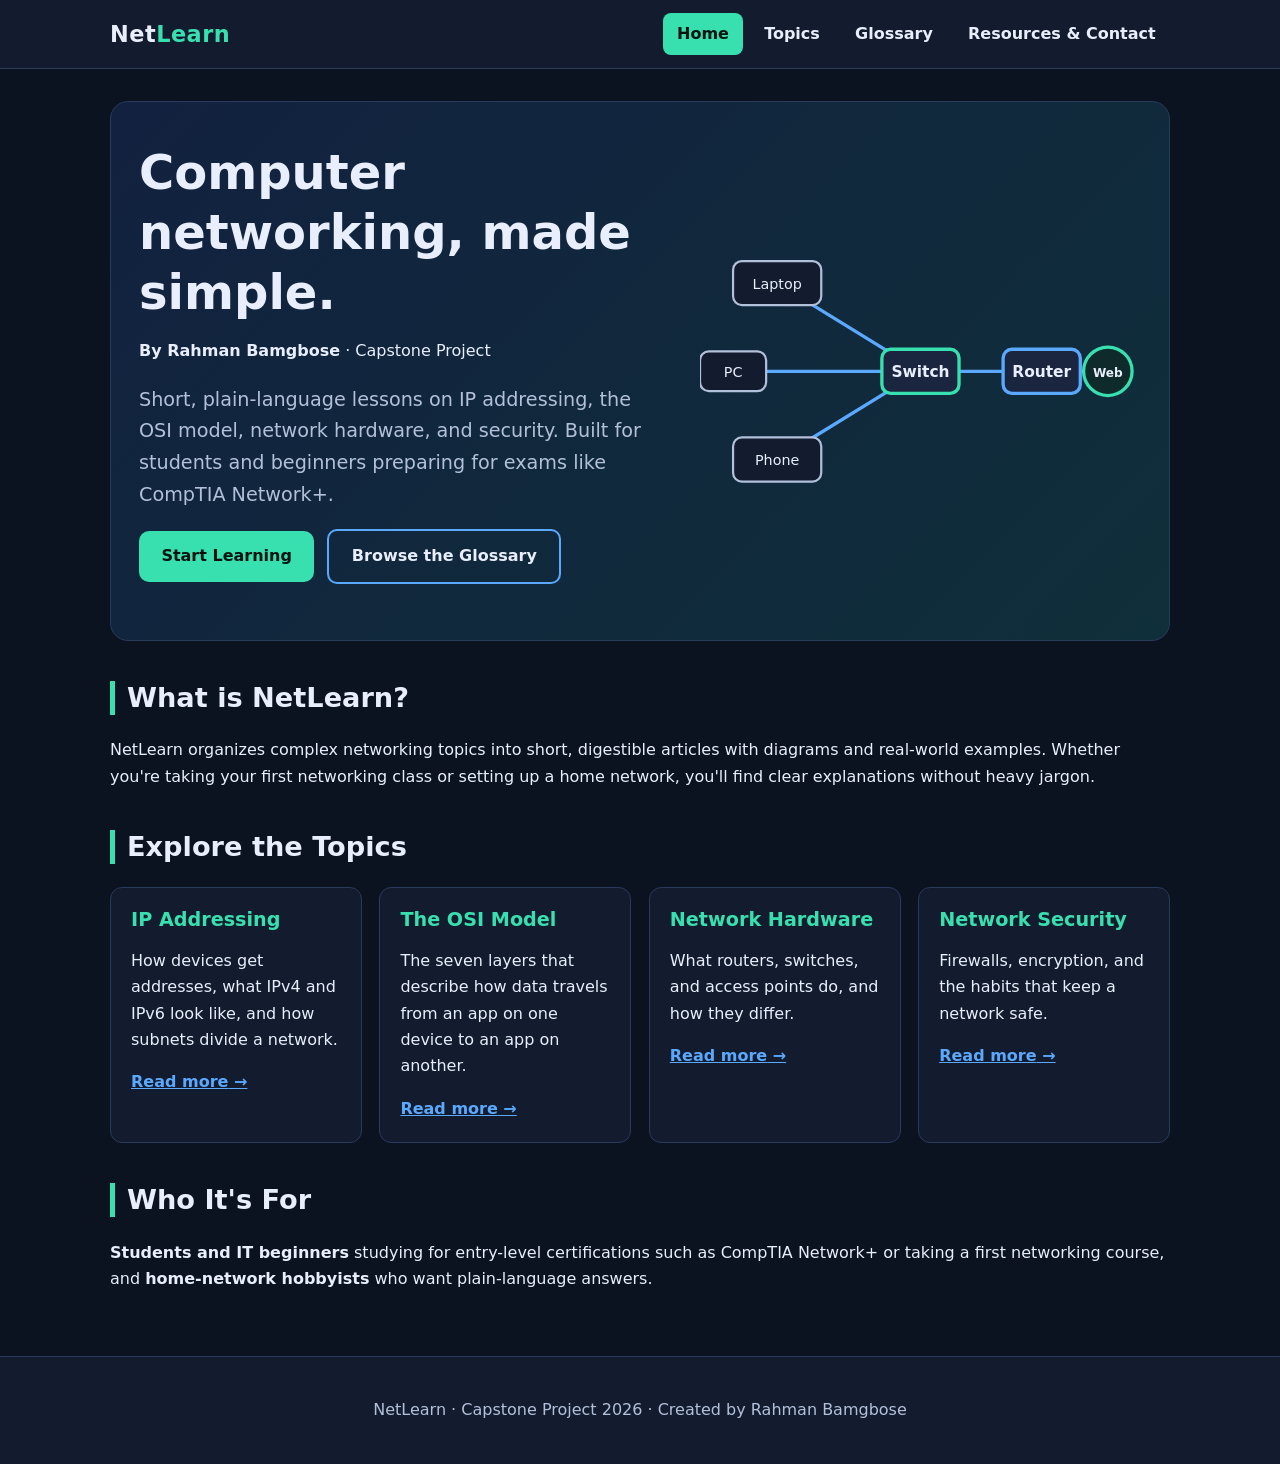
<file: index.html>
<!DOCTYPE html>
<html lang="en">
<head>
  <meta charset="UTF-8">
  <meta name="viewport" content="width=device-width, initial-scale=1.0">
  <meta name="description" content="NetLearn is a beginner-friendly computer networking resource hub covering IP addressing, the OSI model, network hardware, and network security basics.">
  <title>NetLearn – A Computer Networking Resource Hub</title>
  <link rel="stylesheet" href="style.css">
</head>
<body>
  <a class="skip-link" href="#main">Skip to main content</a>
  <header class="site-header">
    <div class="nav-wrap">
      <a class="brand" href="index.html">Net<span>Learn</span></a>
      <nav aria-label="Main navigation">
        <ul>
          <li><a href="index.html" aria-current="page">Home</a></li>
          <li><a href="topics.html">Topics</a></li>
          <li><a href="glossary.html">Glossary</a></li>
          <li><a href="resources.html">Resources &amp; Contact</a></li>
        </ul>
      </nav>
    </div>
  </header>

  <main id="main">
    <section class="hero" aria-labelledby="hero-title">
      <div>
        <h1 id="hero-title">Computer networking, made simple.</h1>
        <p><strong>By Rahman Bamgbose</strong> · Capstone Project</p>
        <p class="lead">Short, plain-language lessons on IP addressing, the OSI model, network hardware, and security. Built for students and beginners preparing for exams like CompTIA Network+.</p>
        <p>
          <a class="btn" href="topics.html">Start Learning</a>
          <a class="btn secondary" href="glossary.html">Browse the Glossary</a>
        </p>
      </div>
      <svg viewBox="0 0 400 260" role="img" aria-labelledby="hero-svg-title hero-svg-desc">
        <title id="hero-svg-title">Simple network diagram</title>
        <desc id="hero-svg-desc">A laptop, a phone, and a desktop computer each connected to a central switch, which connects to a router and then the internet cloud.</desc>
        <g stroke="#5aa9ff" stroke-width="3" fill="none">
          <line x1="70" y1="50" x2="200" y2="130"/>
          <line x1="70" y1="210" x2="200" y2="130"/>
          <line x1="40" y1="130" x2="200" y2="130"/>
          <line x1="200" y1="130" x2="310" y2="130"/>
          <line x1="310" y1="130" x2="360" y2="130" stroke="#38e0b0"/>
        </g>
        <rect x="165" y="110" width="70" height="40" rx="8" fill="#1a2540" stroke="#38e0b0" stroke-width="3"/>
        <text x="200" y="135" text-anchor="middle" fill="#e8eefb" font-size="14" font-weight="700">Switch</text>
        <rect x="275" y="110" width="70" height="40" rx="8" fill="#1a2540" stroke="#5aa9ff" stroke-width="3"/>
        <text x="310" y="135" text-anchor="middle" fill="#e8eefb" font-size="14" font-weight="700">Router</text>
        <circle cx="370" cy="130" r="22" fill="#0f2a2a" stroke="#38e0b0" stroke-width="3"/>
        <text x="370" y="135" text-anchor="middle" fill="#e8eefb" font-size="11" font-weight="700">Web</text>
        <rect x="30" y="30" width="80" height="40" rx="8" fill="#131c2e" stroke="#b3c0da" stroke-width="2"/>
        <text x="70" y="55" text-anchor="middle" fill="#e8eefb" font-size="13">Laptop</text>
        <rect x="30" y="190" width="80" height="40" rx="8" fill="#131c2e" stroke="#b3c0da" stroke-width="2"/>
        <text x="70" y="215" text-anchor="middle" fill="#e8eefb" font-size="13">Phone</text>
        <rect x="0" y="112" width="60" height="36" rx="8" fill="#131c2e" stroke="#b3c0da" stroke-width="2"/>
        <text x="30" y="135" text-anchor="middle" fill="#e8eefb" font-size="13">PC</text>
      </svg>
    </section>

    <section aria-labelledby="about-title">
      <h2 id="about-title">What is NetLearn?</h2>
      <p>NetLearn organizes complex networking topics into short, digestible articles with diagrams and real-world examples. Whether you're taking your first networking class or setting up a home network, you'll find clear explanations without heavy jargon.</p>
    </section>

    <section aria-labelledby="topics-title">
      <h2 id="topics-title">Explore the Topics</h2>
      <div class="grid">
        <article class="card">
          <h3>IP Addressing</h3>
          <p>How devices get addresses, what IPv4 and IPv6 look like, and how subnets divide a network.</p>
          <a class="more" href="topics.html#ip-addressing">Read more<span class="sr-only"> about IP addressing</span> →</a>
        </article>
        <article class="card">
          <h3>The OSI Model</h3>
          <p>The seven layers that describe how data travels from an app on one device to an app on another.</p>
          <a class="more" href="topics.html#osi-model">Read more<span class="sr-only"> about the OSI model</span> →</a>
        </article>
        <article class="card">
          <h3>Network Hardware</h3>
          <p>What routers, switches, and access points do, and how they differ.</p>
          <a class="more" href="topics.html#hardware">Read more<span class="sr-only"> about network hardware</span> →</a>
        </article>
        <article class="card">
          <h3>Network Security</h3>
          <p>Firewalls, encryption, and the habits that keep a network safe.</p>
          <a class="more" href="topics.html#security">Read more<span class="sr-only"> about network security</span> →</a>
        </article>
      </div>
    </section>

    <section aria-labelledby="who-title">
      <h2 id="who-title">Who It's For</h2>
      <p><strong>Students and IT beginners</strong> studying for entry-level certifications such as CompTIA Network+ or taking a first networking course, and <strong>home-network hobbyists</strong> who want plain-language answers.</p>
    </section>
  </main>

  <footer>
    <p>NetLearn · Capstone Project 2026 · Created by Rahman Bamgbose</p>
  </footer>
  
</body>
</html>
</file>
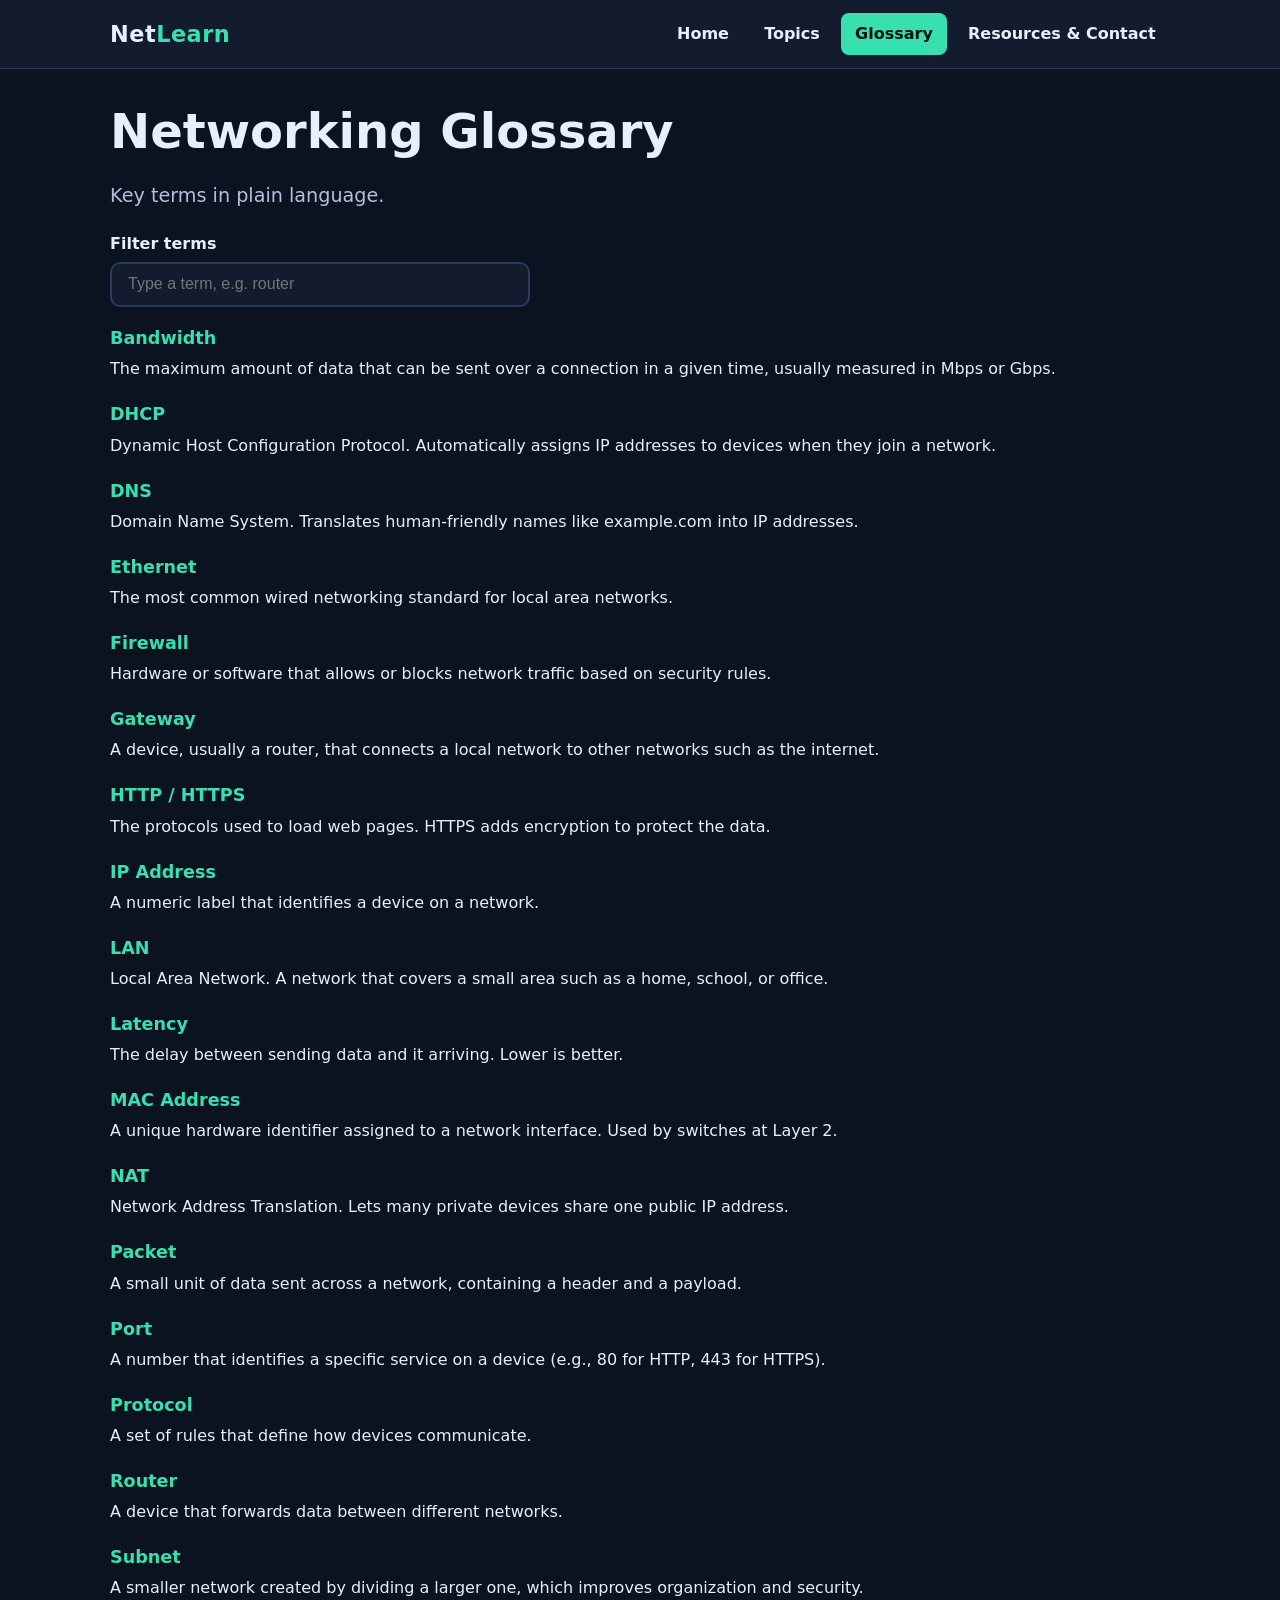
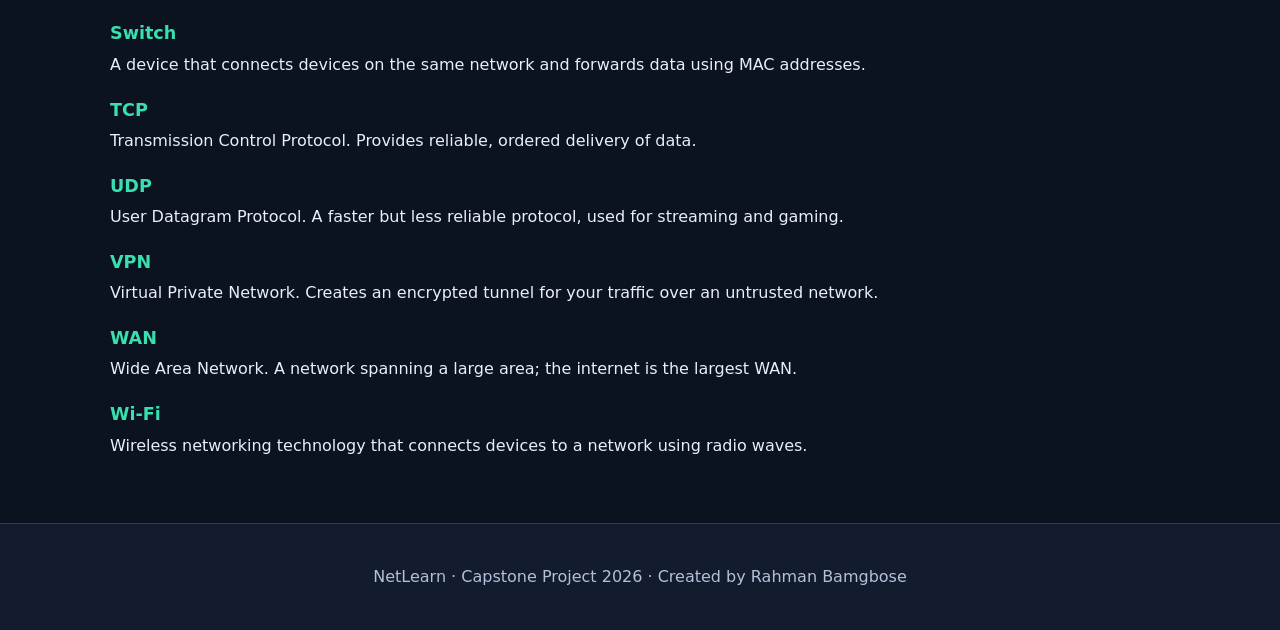
<file: glossary.html>
<!DOCTYPE html>
<html lang="en">
<head>
  <meta charset="UTF-8">
  <meta name="viewport" content="width=device-width, initial-scale=1.0">
  <meta name="description" content="Plain-language definitions of key computer networking terms.">
  <title>Glossary – NetLearn</title>
  <link rel="stylesheet" href="style.css">
</head>
<body>
  <a class="skip-link" href="#main">Skip to main content</a>
  <header class="site-header">
    <div class="nav-wrap">
      <a class="brand" href="index.html">Net<span>Learn</span></a>
      <nav aria-label="Main navigation">
        <ul>
          <li><a href="index.html">Home</a></li>
          <li><a href="topics.html">Topics</a></li>
          <li><a href="glossary.html" aria-current="page">Glossary</a></li>
          <li><a href="resources.html">Resources &amp; Contact</a></li>
        </ul>
      </nav>
    </div>
  </header>

  <main id="main">
    <h1>Networking Glossary</h1>
    <p class="lead">Key terms in plain language.</p>
    <label for="filter">Filter terms</label>
    <input class="search" type="search" id="filter" placeholder="Type a term, e.g. router" aria-controls="terms">
    <p id="count" role="status" aria-live="polite"></p>

    <dl class="glossary" id="terms">
      <div class="entry"><dt>Bandwidth</dt><dd>The maximum amount of data that can be sent over a connection in a given time, usually measured in Mbps or Gbps.</dd></div>
      <div class="entry"><dt>DHCP</dt><dd>Dynamic Host Configuration Protocol. Automatically assigns IP addresses to devices when they join a network.</dd></div>
      <div class="entry"><dt>DNS</dt><dd>Domain Name System. Translates human-friendly names like example.com into IP addresses.</dd></div>
      <div class="entry"><dt>Ethernet</dt><dd>The most common wired networking standard for local area networks.</dd></div>
      <div class="entry"><dt>Firewall</dt><dd>Hardware or software that allows or blocks network traffic based on security rules.</dd></div>
      <div class="entry"><dt>Gateway</dt><dd>A device, usually a router, that connects a local network to other networks such as the internet.</dd></div>
      <div class="entry"><dt>HTTP / HTTPS</dt><dd>The protocols used to load web pages. HTTPS adds encryption to protect the data.</dd></div>
      <div class="entry"><dt>IP Address</dt><dd>A numeric label that identifies a device on a network.</dd></div>
      <div class="entry"><dt>LAN</dt><dd>Local Area Network. A network that covers a small area such as a home, school, or office.</dd></div>
      <div class="entry"><dt>Latency</dt><dd>The delay between sending data and it arriving. Lower is better.</dd></div>
      <div class="entry"><dt>MAC Address</dt><dd>A unique hardware identifier assigned to a network interface. Used by switches at Layer 2.</dd></div>
      <div class="entry"><dt>NAT</dt><dd>Network Address Translation. Lets many private devices share one public IP address.</dd></div>
      <div class="entry"><dt>Packet</dt><dd>A small unit of data sent across a network, containing a header and a payload.</dd></div>
      <div class="entry"><dt>Port</dt><dd>A number that identifies a specific service on a device (e.g., 80 for HTTP, 443 for HTTPS).</dd></div>
      <div class="entry"><dt>Protocol</dt><dd>A set of rules that define how devices communicate.</dd></div>
      <div class="entry"><dt>Router</dt><dd>A device that forwards data between different networks.</dd></div>
      <div class="entry"><dt>Subnet</dt><dd>A smaller network created by dividing a larger one, which improves organization and security.</dd></div>
      <div class="entry"><dt>Switch</dt><dd>A device that connects devices on the same network and forwards data using MAC addresses.</dd></div>
      <div class="entry"><dt>TCP</dt><dd>Transmission Control Protocol. Provides reliable, ordered delivery of data.</dd></div>
      <div class="entry"><dt>UDP</dt><dd>User Datagram Protocol. A faster but less reliable protocol, used for streaming and gaming.</dd></div>
      <div class="entry"><dt>VPN</dt><dd>Virtual Private Network. Creates an encrypted tunnel for your traffic over an untrusted network.</dd></div>
      <div class="entry"><dt>WAN</dt><dd>Wide Area Network. A network spanning a large area; the internet is the largest WAN.</dd></div>
      <div class="entry"><dt>Wi-Fi</dt><dd>Wireless networking technology that connects devices to a network using radio waves.</dd></div>
    </dl>
  </main>

  <footer>
    <p>NetLearn · Capstone Project 2026 · Created by Rahman Bamgbose</p>
  </footer>

  <script>
    const input = document.getElementById('filter');
    const entries = document.querySelectorAll('.entry');
    const count = document.getElementById('count');
    function update() {
      const q = input.value.trim().toLowerCase();
      let shown = 0;
      entries.forEach(e => {
        const match = e.textContent.toLowerCase().includes(q);
        e.hidden = !match;
        if (match) shown++;
      });
      count.textContent = q ? shown + ' term' + (shown === 1 ? '' : 's') + ' found' : '';
    }
    input.addEventListener('input', update);
  </script>
</body>
</html>
</file>
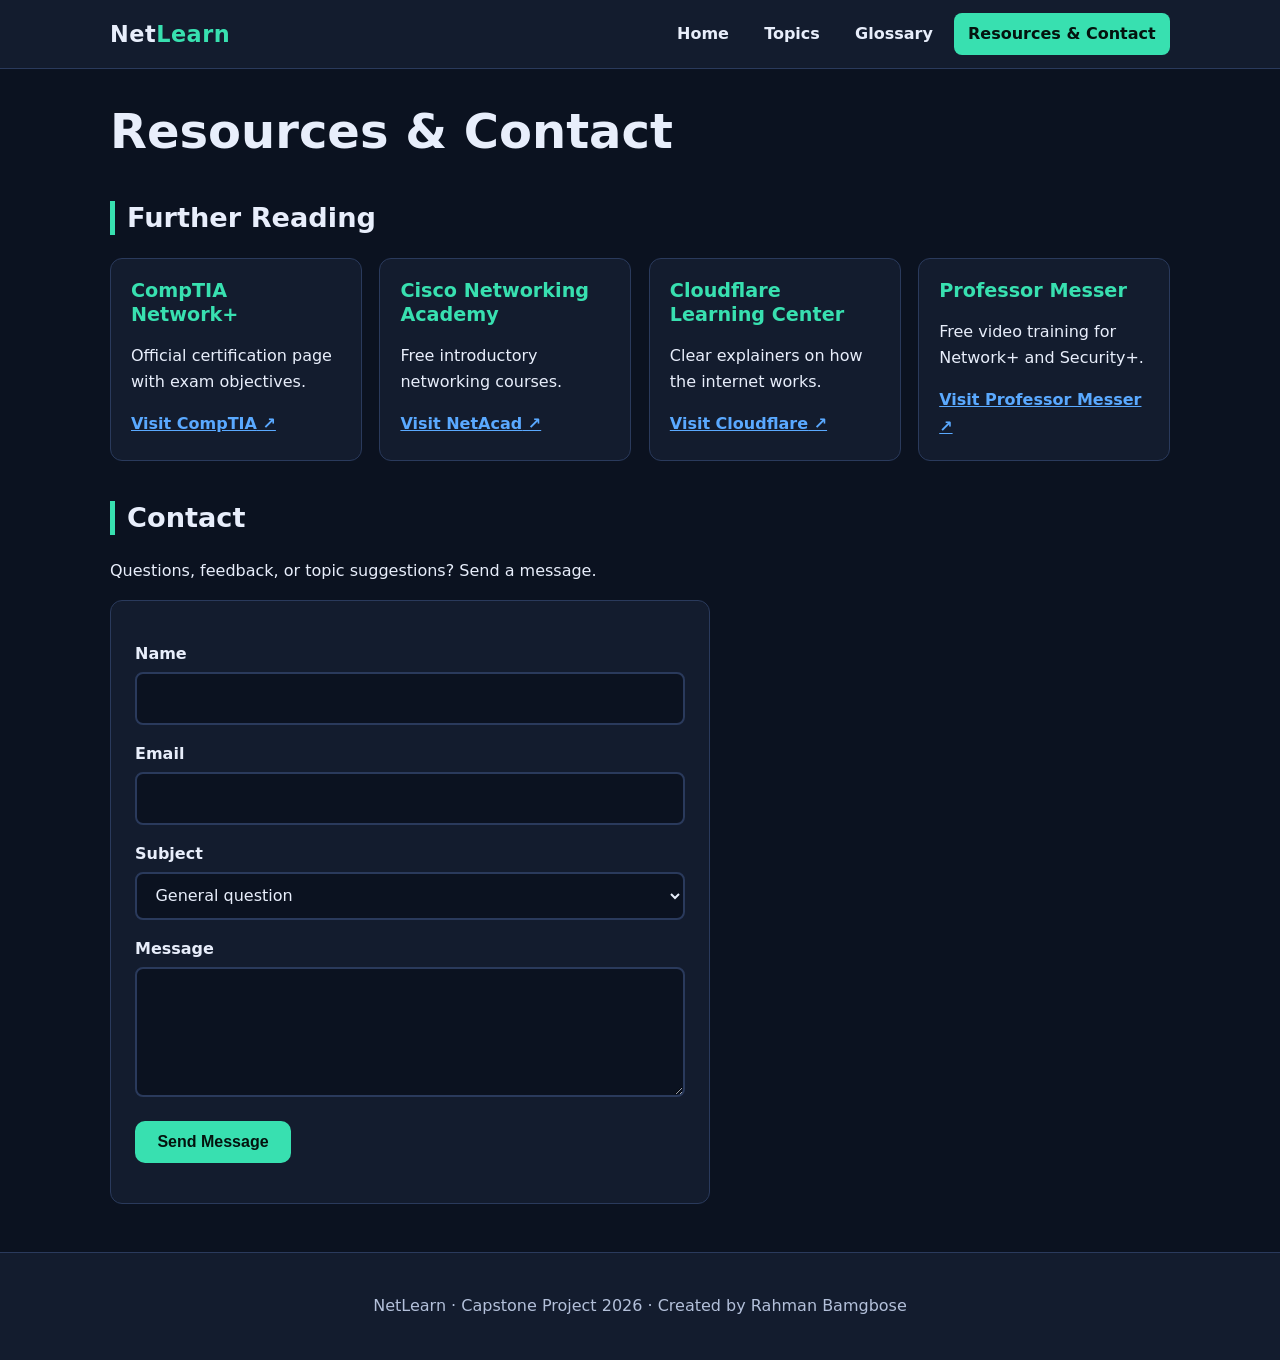
<file: resources.html>
<!DOCTYPE html>
<html lang="en">
<head>
  <meta charset="UTF-8">
  <meta name="viewport" content="width=device-width, initial-scale=1.0">
  <meta name="description" content="Further reading on computer networking and a contact form for NetLearn.">
  <title>Resources &amp; Contact – NetLearn</title>
  <link rel="stylesheet" href="style.css">
</head>
<body>
  <a class="skip-link" href="#main">Skip to main content</a>
  <header class="site-header">
    <div class="nav-wrap">
      <a class="brand" href="index.html">Net<span>Learn</span></a>
      <nav aria-label="Main navigation">
        <ul>
          <li><a href="index.html">Home</a></li>
          <li><a href="topics.html">Topics</a></li>
          <li><a href="glossary.html">Glossary</a></li>
          <li><a href="resources.html" aria-current="page">Resources &amp; Contact</a></li>
        </ul>
      </nav>
    </div>
  </header>

  <main id="main">
    <h1>Resources &amp; Contact</h1>

    <section aria-labelledby="res-title">
      <h2 id="res-title">Further Reading</h2>
      <div class="grid">
        <article class="card">
          <h3>CompTIA Network+</h3>
          <p>Official certification page with exam objectives.</p>
          <a class="more" href="https://www.comptia.org/certifications/network" target="_blank" rel="noopener noreferrer">Visit CompTIA<span class="sr-only"> (opens in new tab)</span> ↗</a>
        </article>
        <article class="card">
          <h3>Cisco Networking Academy</h3>
          <p>Free introductory networking courses.</p>
          <a class="more" href="https://www.netacad.com/" target="_blank" rel="noopener noreferrer">Visit NetAcad<span class="sr-only"> (opens in new tab)</span> ↗</a>
        </article>
        <article class="card">
          <h3>Cloudflare Learning Center</h3>
          <p>Clear explainers on how the internet works.</p>
          <a class="more" href="https://www.cloudflare.com/learning/" target="_blank" rel="noopener noreferrer">Visit Cloudflare<span class="sr-only"> (opens in new tab)</span> ↗</a>
        </article>
        <article class="card">
          <h3>Professor Messer</h3>
          <p>Free video training for Network+ and Security+.</p>
          <a class="more" href="https://www.professormesser.com/" target="_blank" rel="noopener noreferrer">Visit Professor Messer<span class="sr-only"> (opens in new tab)</span> ↗</a>
        </article>
      </div>
    </section>

    <section aria-labelledby="contact-title">
      <h2 id="contact-title">Contact</h2>
      <p>Questions, feedback, or topic suggestions? Send a message.</p>
      <form action="mailto:rahman.bamgbose@gmail.com" method="post" enctype="text/plain">
        <label for="name">Name</label>
        <input type="text" id="name" name="name" autocomplete="name" required>

        <label for="email">Email</label>
        <input type="email" id="email" name="email" autocomplete="email" required>

        <label for="subject">Subject</label>
        <select id="subject" name="subject">
          <option>General question</option>
          <option>Feedback</option>
          <option>Topic suggestion</option>
          <option>Report a broken link</option>
        </select>

        <label for="message">Message</label>
        <textarea id="message" name="message" required></textarea>

        <p><button class="btn" type="submit">Send Message</button></p>
      </form>
    </section>
  </main>

  <footer>
    <p>NetLearn · Capstone Project 2026 · Created by Rahman Bamgbose</p>
  </footer>
  
</body>
</html>
</file>
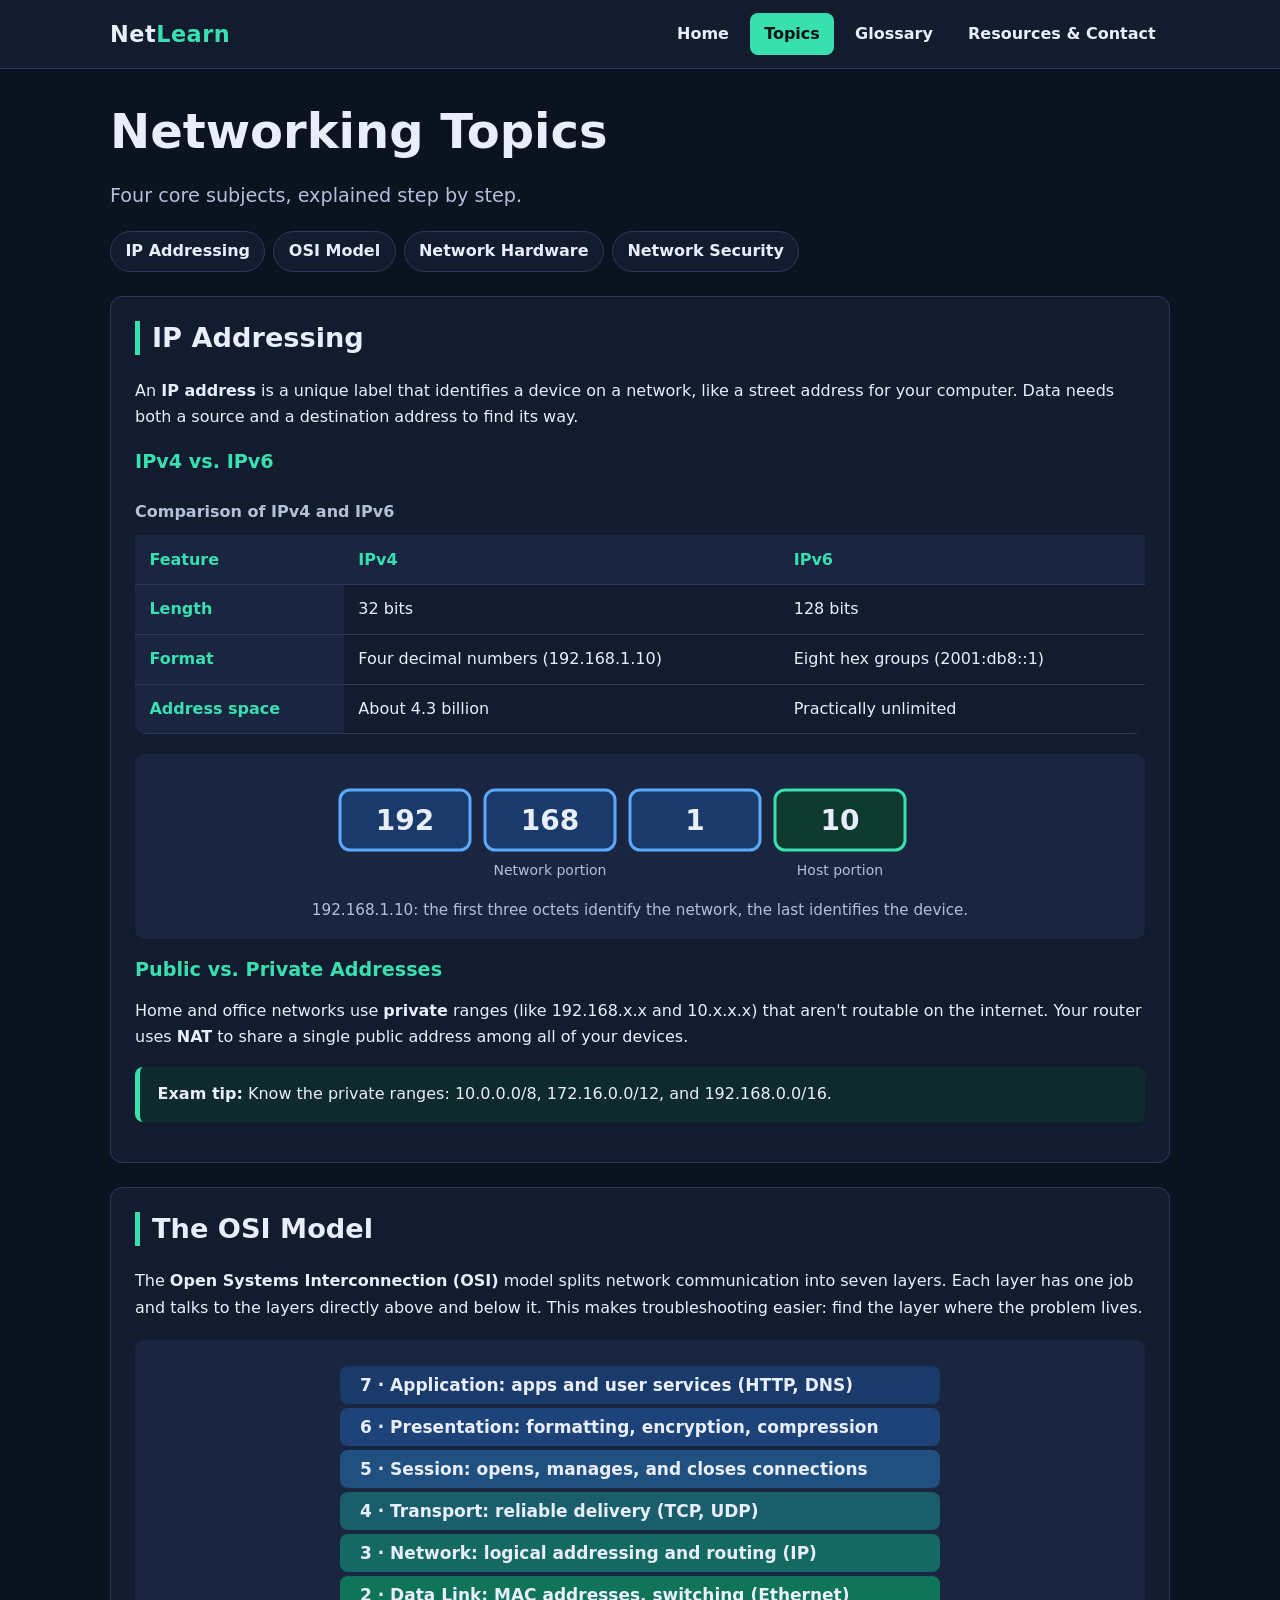
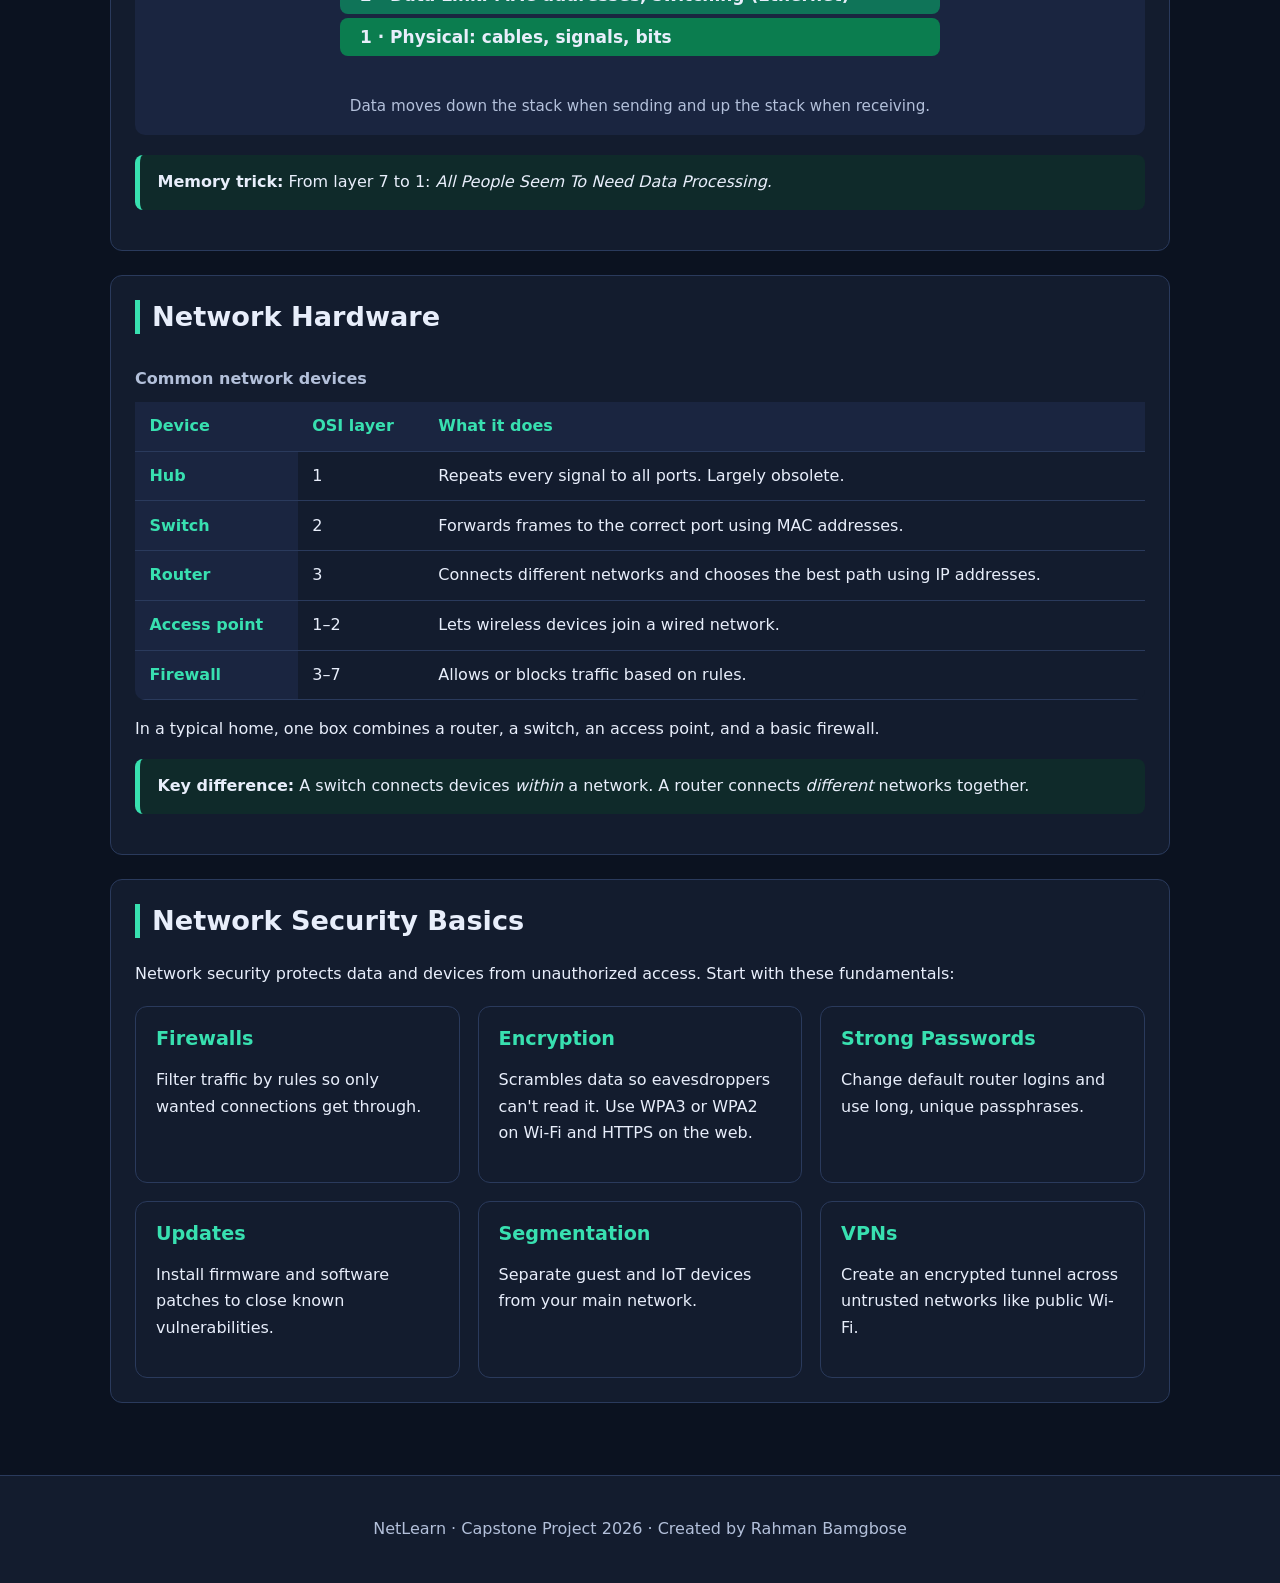
<file: topics.html>
<!DOCTYPE html>
<html lang="en">
<head>
  <meta charset="UTF-8">
  <meta name="viewport" content="width=device-width, initial-scale=1.0">
  <meta name="description" content="Beginner-friendly lessons on IP addressing, the OSI model, network hardware, and network security.">
  <title>Topics – NetLearn</title>
  <link rel="stylesheet" href="style.css">
  
</head>
<body>
  <a class="skip-link" href="#main">Skip to main content</a>
  <header class="site-header">
    <div class="nav-wrap">
      <a class="brand" href="index.html">Net<span>Learn</span></a>
      <nav aria-label="Main navigation">
        <ul>
          <li><a href="index.html">Home</a></li>
          <li><a href="topics.html" aria-current="page">Topics</a></li>
          <li><a href="glossary.html">Glossary</a></li>
          <li><a href="resources.html">Resources &amp; Contact</a></li>
        </ul>
      </nav>
    </div>
  </header>

  <main id="main">
    <h1>Networking Topics</h1>
    <p class="lead">Four core subjects, explained step by step.</p>
    <nav aria-label="On this page">
      <ul class="toc">
        <li><a href="#ip-addressing">IP Addressing</a></li>
        <li><a href="#osi-model">OSI Model</a></li>
        <li><a href="#hardware">Network Hardware</a></li>
        <li><a href="#security">Network Security</a></li>
      </ul>
    </nav>

    <!-- IP ADDRESSING -->
    <article class="topic" id="ip-addressing">
      <h2>IP Addressing</h2>
      <p>An <strong>IP address</strong> is a unique label that identifies a device on a network, like a street address for your computer. Data needs both a source and a destination address to find its way.</p>
      <h3>IPv4 vs. IPv6</h3>
      <table>
        <caption>Comparison of IPv4 and IPv6</caption>
        <thead><tr><th scope="col">Feature</th><th scope="col">IPv4</th><th scope="col">IPv6</th></tr></thead>
        <tbody>
          <tr><th scope="row">Length</th><td>32 bits</td><td>128 bits</td></tr>
          <tr><th scope="row">Format</th><td>Four decimal numbers (192.168.1.10)</td><td>Eight hex groups (2001:db8::1)</td></tr>
          <tr><th scope="row">Address space</th><td>About 4.3 billion</td><td>Practically unlimited</td></tr>
        </tbody>
      </table>
      <figure>
        <svg viewBox="0 0 640 120" role="img" aria-labelledby="ip-t ip-d">
          <title id="ip-t">Anatomy of an IPv4 address</title>
          <desc id="ip-d">The address 192.168.1.10 split into four octets. The first three octets, 192.168.1, are the network portion and the last octet, 10, is the host portion.</desc>
          <g font-size="28" font-weight="700" text-anchor="middle" fill="#e8eefb">
            <rect x="20" y="20" width="130" height="60" rx="10" fill="#1a3a6a" stroke="#5aa9ff" stroke-width="3"/><text x="85" y="60">192</text>
            <rect x="165" y="20" width="130" height="60" rx="10" fill="#1a3a6a" stroke="#5aa9ff" stroke-width="3"/><text x="230" y="60">168</text>
            <rect x="310" y="20" width="130" height="60" rx="10" fill="#1a3a6a" stroke="#5aa9ff" stroke-width="3"/><text x="375" y="60">1</text>
            <rect x="455" y="20" width="130" height="60" rx="10" fill="#0f3a30" stroke="#38e0b0" stroke-width="3"/><text x="520" y="60">10</text>
          </g>
          <g font-size="14" text-anchor="middle" fill="#b3c0da">
            <text x="230" y="105">Network portion</text>
            <text x="520" y="105">Host portion</text>
          </g>
        </svg>
        <figcaption>192.168.1.10: the first three octets identify the network, the last identifies the device.</figcaption>
      </figure>
      <h3>Public vs. Private Addresses</h3>
      <p>Home and office networks use <strong>private</strong> ranges (like 192.168.x.x and 10.x.x.x) that aren't routable on the internet. Your router uses <strong>NAT</strong> to share a single public address among all of your devices.</p>
      <div class="callout"><strong>Exam tip:</strong> Know the private ranges: 10.0.0.0/8, 172.16.0.0/12, and 192.168.0.0/16.</div>
    </article>

    <!-- OSI MODEL -->
    <article class="topic" id="osi-model">
      <h2>The OSI Model</h2>
      <p>The <strong>Open Systems Interconnection (OSI)</strong> model splits network communication into seven layers. Each layer has one job and talks to the layers directly above and below it. This makes troubleshooting easier: find the layer where the problem lives.</p>
      <figure>
        <svg viewBox="0 0 640 330" role="img" aria-labelledby="osi-t osi-d">
          <title id="osi-t">The seven OSI layers</title>
          <desc id="osi-d">A stack of seven layers from top to bottom: 7 Application, 6 Presentation, 5 Session, 4 Transport, 3 Network, 2 Data Link, 1 Physical.</desc>
          <g font-size="17" font-weight="700" fill="#e8eefb">
            <rect x="20" y="10" width="600" height="38" rx="8" fill="#1a3a6a"/><text x="40" y="35">7 · Application: apps and user services (HTTP, DNS)</text>
            <rect x="20" y="52" width="600" height="38" rx="8" fill="#1d4378"/><text x="40" y="77">6 · Presentation: formatting, encryption, compression</text>
            <rect x="20" y="94" width="600" height="38" rx="8" fill="#20507f"/><text x="40" y="119">5 · Session: opens, manages, and closes connections</text>
            <rect x="20" y="136" width="600" height="38" rx="8" fill="#1b5e6b"/><text x="40" y="161">4 · Transport: reliable delivery (TCP, UDP)</text>
            <rect x="20" y="178" width="600" height="38" rx="8" fill="#146a63"/><text x="40" y="203">3 · Network: logical addressing and routing (IP)</text>
            <rect x="20" y="220" width="600" height="38" rx="8" fill="#0f7458"/><text x="40" y="245">2 · Data Link: MAC addresses, switching (Ethernet)</text>
            <rect x="20" y="262" width="600" height="38" rx="8" fill="#0b7d4f"/><text x="40" y="287">1 · Physical: cables, signals, bits</text>
          </g>
        </svg>
        <figcaption>Data moves down the stack when sending and up the stack when receiving.</figcaption>
      </figure>
      <div class="callout"><strong>Memory trick:</strong> From layer 7 to 1: <em>All People Seem To Need Data Processing.</em></div>
    </article>

    <!-- HARDWARE -->
    <article class="topic" id="hardware">
      <h2>Network Hardware</h2>
      <table>
        <caption>Common network devices</caption>
        <thead><tr><th scope="col">Device</th><th scope="col">OSI layer</th><th scope="col">What it does</th></tr></thead>
        <tbody>
          <tr><th scope="row">Hub</th><td>1</td><td>Repeats every signal to all ports. Largely obsolete.</td></tr>
          <tr><th scope="row">Switch</th><td>2</td><td>Forwards frames to the correct port using MAC addresses.</td></tr>
          <tr><th scope="row">Router</th><td>3</td><td>Connects different networks and chooses the best path using IP addresses.</td></tr>
          <tr><th scope="row">Access point</th><td>1–2</td><td>Lets wireless devices join a wired network.</td></tr>
          <tr><th scope="row">Firewall</th><td>3–7</td><td>Allows or blocks traffic based on rules.</td></tr>
        </tbody>
      </table>
      <p>In a typical home, one box combines a router, a switch, an access point, and a basic firewall.</p>
      <div class="callout"><strong>Key difference:</strong> A switch connects devices <em>within</em> a network. A router connects <em>different</em> networks together.</div>
    </article>

    <!-- SECURITY -->
    <article class="topic" id="security">
      <h2>Network Security Basics</h2>
      <p>Network security protects data and devices from unauthorized access. Start with these fundamentals:</p>
      <div class="grid">
        <div class="card"><h3>Firewalls</h3><p>Filter traffic by rules so only wanted connections get through.</p></div>
        <div class="card"><h3>Encryption</h3><p>Scrambles data so eavesdroppers can't read it. Use WPA3 or WPA2 on Wi-Fi and HTTPS on the web.</p></div>
        <div class="card"><h3>Strong Passwords</h3><p>Change default router logins and use long, unique passphrases.</p></div>
        <div class="card"><h3>Updates</h3><p>Install firmware and software patches to close known vulnerabilities.</p></div>
        <div class="card"><h3>Segmentation</h3><p>Separate guest and IoT devices from your main network.</p></div>
        <div class="card"><h3>VPNs</h3><p>Create an encrypted tunnel across untrusted networks like public Wi-Fi.</p></div>
      </div>
    </article>
  </main>

  <footer>
    <p>NetLearn · Capstone Project 2026 · Created by Rahman Bamgbose</p>
  </footer>
</body>
</html>
</file>
<file: style.css>
:root {
  --bg: #0b1220;
  --panel: #131c2e;
  --panel-2: #1a2540;
  --text: #e8eefb;
  --muted: #b3c0da;
  --accent: #38e0b0;
  --accent-2: #5aa9ff;
  --border: #2a3a5c;
  --radius: 12px;
}
* { box-sizing: border-box; }
html { scroll-behavior: smooth; }
body {
  margin: 0;
  font-family: "Segoe UI", system-ui, -apple-system, Roboto, Arial, sans-serif;
  background: var(--bg);
  color: var(--text);
  line-height: 1.65;
}
a { color: var(--accent-2); }
a:hover { color: var(--accent); }
:focus-visible { outline: 3px solid var(--accent); outline-offset: 3px; }

.skip-link {
  position: absolute; left: -999px; top: 0;
  background: var(--accent); color: #04130e; padding: .6rem 1rem; z-index: 100;
  font-weight: 700;
}
.skip-link:focus { left: 0; }

header.site-header {
  background: var(--panel);
  border-bottom: 1px solid var(--border);
  position: sticky; top: 0; z-index: 50;
}
.nav-wrap {
  max-width: 1100px; margin: 0 auto; padding: .8rem 1.25rem;
  display: flex; align-items: center; justify-content: space-between; flex-wrap: wrap; gap: .5rem;
}
.brand { font-size: 1.4rem; font-weight: 800; color: var(--text); text-decoration: none; letter-spacing: .5px; }
.brand span { color: var(--accent); }
nav ul { list-style: none; display: flex; gap: .4rem; margin: 0; padding: 0; flex-wrap: wrap; }
nav a {
  display: block; padding: .5rem .9rem; border-radius: 8px;
  color: var(--text); text-decoration: none; font-weight: 600;
}
nav a:hover { background: var(--panel-2); color: var(--accent); }
nav a[aria-current="page"] { background: var(--accent); color: #04130e; }

main { max-width: 1100px; margin: 0 auto; padding: 2rem 1.25rem 3rem; }
h1, h2, h3 { line-height: 1.25; }
h1 { font-size: clamp(2rem, 5vw, 3rem); margin: 0 0 .5rem; }
h2 { font-size: 1.7rem; margin-top: 2.5rem; border-left: 5px solid var(--accent); padding-left: .75rem; }
h3 { font-size: 1.2rem; color: var(--accent); margin-bottom: .3rem; }
p.lead { font-size: 1.2rem; color: var(--muted); max-width: 70ch; }

.hero {
  background: linear-gradient(135deg, #12213f 0%, #0f2f3a 100%);
  border: 1px solid var(--border);
  border-radius: 18px;
  padding: 2.5rem 1.75rem;
  display: grid; gap: 2rem; grid-template-columns: 1.2fr 1fr; align-items: center;
}
.hero svg { width: 100%; height: auto; }
.btn {
  display: inline-block; padding: .75rem 1.4rem; border-radius: 10px;
  background: var(--accent); color: #04130e; font-weight: 800; text-decoration: none; border: 0; cursor: pointer; font-size: 1rem;
}
.btn:hover { background: #7bf0cb; color: #04130e; }
.btn.secondary { background: transparent; color: var(--text); border: 2px solid var(--accent-2); margin-left: .5rem; }
.btn.secondary:hover { background: var(--panel-2); color: var(--accent); }

.grid { display: grid; gap: 1.1rem; grid-template-columns: repeat(auto-fit, minmax(240px, 1fr)); margin-top: 1.2rem; }
.card {
  background: var(--panel); border: 1px solid var(--border); border-radius: var(--radius);
  padding: 1.25rem; transition: transform .15s, border-color .15s;
}
.card:hover { transform: translateY(-3px); border-color: var(--accent); }
.card h3 { margin-top: 0; }
.card a.more { font-weight: 700; }

.topic { background: var(--panel); border: 1px solid var(--border); border-radius: var(--radius); padding: 1.5rem; margin: 1.5rem 0; }
.topic h2 { margin-top: 0; }
.topic figure { margin: 1.2rem 0; background: var(--panel-2); border-radius: 10px; padding: 1rem; }
.topic figure svg { width: 100%; height: auto; max-width: 640px; display: block; margin: 0 auto; }
figcaption { color: var(--muted); font-size: .95rem; text-align: center; margin-top: .5rem; }
.callout { background: #0f2a2a; border-left: 5px solid var(--accent); padding: .9rem 1.1rem; border-radius: 8px; margin: 1rem 0; }
.toc { display: flex; flex-wrap: wrap; gap: .5rem; padding: 0; list-style: none; }
.toc a { display: inline-block; padding: .4rem .9rem; border: 1px solid var(--border); border-radius: 999px; text-decoration: none; background: var(--panel); }
.toc a:hover { border-color: var(--accent); }

table { width: 100%; border-collapse: collapse; margin: 1rem 0; background: var(--panel); border-radius: 10px; overflow: hidden; }
caption { text-align: left; font-weight: 700; padding: .6rem 0; color: var(--muted); }
th, td { padding: .7rem .9rem; text-align: left; border-bottom: 1px solid var(--border); vertical-align: top; }
th { background: var(--panel-2); color: var(--accent); }

dl.glossary dt { font-weight: 800; color: var(--accent); margin-top: 1.1rem; font-size: 1.1rem; }
dl.glossary dd { margin: .2rem 0 0; color: var(--text); }
.search { width: 100%; max-width: 420px; padding: .7rem 1rem; border-radius: 10px; border: 2px solid var(--border); background: var(--panel); color: var(--text); font-size: 1rem; }

form { background: var(--panel); border: 1px solid var(--border); border-radius: var(--radius); padding: 1.5rem; max-width: 600px; }
label { display: block; font-weight: 700; margin: 1rem 0 .3rem; }
input[type=text], input[type=email], textarea, select {
  width: 100%; padding: .7rem .9rem; border-radius: 8px; border: 2px solid var(--border);
  background: var(--bg); color: var(--text); font: inherit;
}
textarea { min-height: 130px; resize: vertical; }
input:focus, textarea:focus, select:focus { border-color: var(--accent); outline: none; }

footer { border-top: 1px solid var(--border); background: var(--panel); text-align: center; padding: 1.5rem 1rem; color: var(--muted); }

@media (max-width: 760px) {
  .hero { grid-template-columns: 1fr; padding: 1.5rem 1.1rem; }
  .btn.secondary { margin-left: 0; margin-top: .6rem; }
  .nav-wrap { flex-direction: column; align-items: flex-start; }
}
@media (prefers-reduced-motion: reduce) {
  * { transition: none !important; scroll-behavior: auto !important; }
}
.sr-only{position:absolute;width:1px;height:1px;overflow:hidden;clip:rect(0 0 0 0);white-space:nowrap}
</file>
